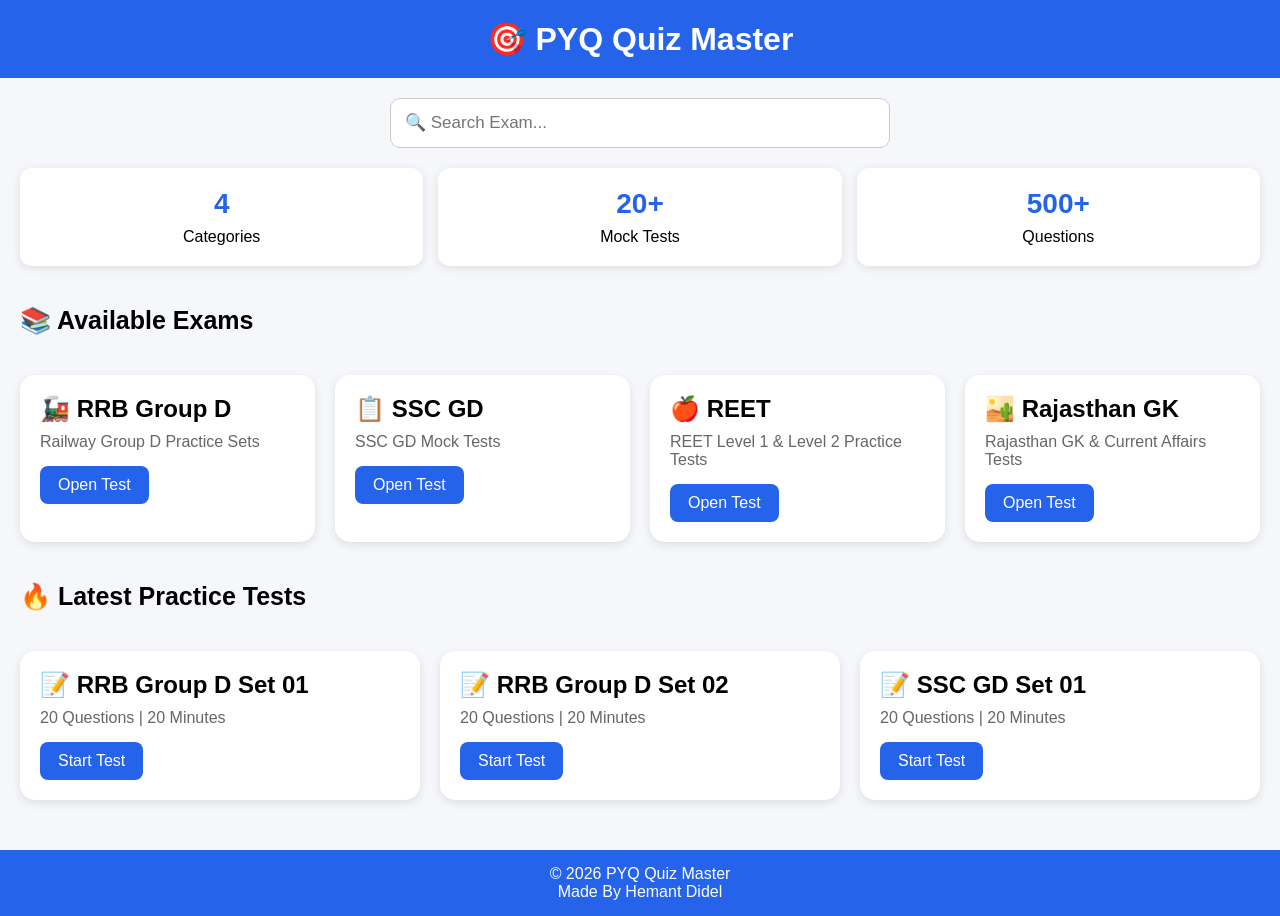
<file: index.html>
<!DOCTYPE html>
<html lang="hi">

<head>

<meta charset="UTF-8">

<meta name="viewport"
content="width=device-width, initial-scale=1.0">

<title>PYQ Quiz Master</title>

<style>

*{
margin:0;
padding:0;
box-sizing:border-box;
font-family:Arial,sans-serif;
}

body{

background:#f5f7fb;

}

header{

background:#2563eb;
color:white;
padding:20px;
text-align:center;
font-size:32px;
font-weight:bold;

}

.search{

padding:20px;
text-align:center;

}

.search input{

width:90%;
max-width:500px;
padding:14px;
font-size:17px;
border-radius:10px;
border:1px solid #ccc;
outline:none;

}

.stats{

display:grid;
grid-template-columns:repeat(auto-fit,minmax(180px,1fr));
gap:15px;
padding:0 20px 20px;

}

.stat{

background:white;
padding:20px;
border-radius:12px;
text-align:center;
box-shadow:0 2px 10px rgba(0,0,0,.1);

}

.stat h2{

color:#2563eb;
font-size:28px;
margin-bottom:8px;

}

.title{

padding:20px;
font-size:25px;
font-weight:bold;

}

.container{

display:grid;
grid-template-columns:repeat(auto-fit,minmax(250px,1fr));
gap:20px;
padding:20px;

}

.card{

background:white;
padding:20px;
border-radius:15px;
box-shadow:0 3px 10px rgba(0,0,0,.1);
transition:.3s;

}

.card:hover{

transform:translateY(-5px);

}

.card h2{

margin-bottom:10px;

}

.card p{

margin-bottom:15px;
color:#666;

}

.btn{

display:inline-block;
background:#2563eb;
color:white;
padding:10px 18px;
text-decoration:none;
border-radius:8px;

}

footer{

background:#2563eb;
color:white;
padding:15px;
text-align:center;
margin-top:30px;

}

</style>

</head>

<body>

<header>

🎯 PYQ Quiz Master

</header>

<div class="search">

<input
type="text"
id="searchBox"
placeholder="🔍 Search Exam..."
onkeyup="searchExam()">

</div>

<div class="stats">

<div class="stat">

<h2>4</h2>

<p>Categories</p>

</div>

<div class="stat">

<h2>20+</h2>

<p>Mock Tests</p>

</div>

<div class="stat">

<h2>500+</h2>

<p>Questions</p>

</div>

</div>

<div class="title">

📚 Available Exams

</div>

<div class="container">

<div class="card"

data-name="rrb railway group d">

<h2>🚂 RRB Group D</h2>

<p>

Railway Group D Practice Sets

</p>

<a class="btn"

href="rrb.html">

Open Test

</a>

</div>

<div class="card"

data-name="ssc gd">

<h2>📋 SSC GD</h2>

<p>

SSC GD Mock Tests

</p>

<a class="btn"

href="ssc.html">

Open Test

</a>

</div>
  
<div class="card"

data-name="reet">

<h2>🍎 REET</h2>

<p>

REET Level 1 & Level 2 Practice Tests

</p>

<a class="btn"

href="reet.html">

Open Test

</a>

</div>

<div class="card"

data-name="rajasthan gk">

<h2>🏜️ Rajasthan GK</h2>

<p>

Rajasthan GK & Current Affairs Tests

</p>

<a class="btn"

href="rajasthan.html">

Open Test

</a>

</div>

</div>

<div class="title">

🔥 Latest Practice Tests

</div>

<div class="container">

<div class="card">

<h2>📝 RRB Group D Set 01</h2>

<p>

20 Questions | 20 Minutes

</p>

<a class="btn"

href="quiz.html?test=rrb-groupd-01">

Start Test

</a>

</div>

<div class="card">

<h2>📝 RRB Group D Set 02</h2>

<p>

20 Questions | 20 Minutes

</p>

<a class="btn"

href="quiz.html?test=rrb-groupd-02">

Start Test

</a>

</div>

<div class="card">

<h2>📝 SSC GD Set 01</h2>

<p>

20 Questions | 20 Minutes

</p>

<a class="btn"

href="quiz.html?test=ssc-gd-01">

Start Test

</a>

</div>

</div>

<footer>

<p>

© 2026 PYQ Quiz Master

</p>

<p>

Made By Hemant Didel

</p>

</footer>
  
<script>

function searchExam(){

let input=document
.getElementById("searchBox")
.value
.toLowerCase();

let cards=document
.querySelectorAll(".card");

cards.forEach(function(card){

let text=card.innerText.toLowerCase();

if(text.indexOf(input)>-1){

card.style.display="block";

}else{

card.style.display="none";

}

});

}

// Enter key पर पहला visible test open होगा

document.getElementById("searchBox")
.addEventListener("keypress",function(e){

if(e.key==="Enter"){

let cards=document.querySelectorAll(".card");

for(let i=0;i<cards.length;i++){

if(cards[i].style.display!=="none"){

let link=cards[i].querySelector("a");

if(link){

window.location=link.href;

break;

}

}

}

}

});

</script>

</body>
</html>
</file>
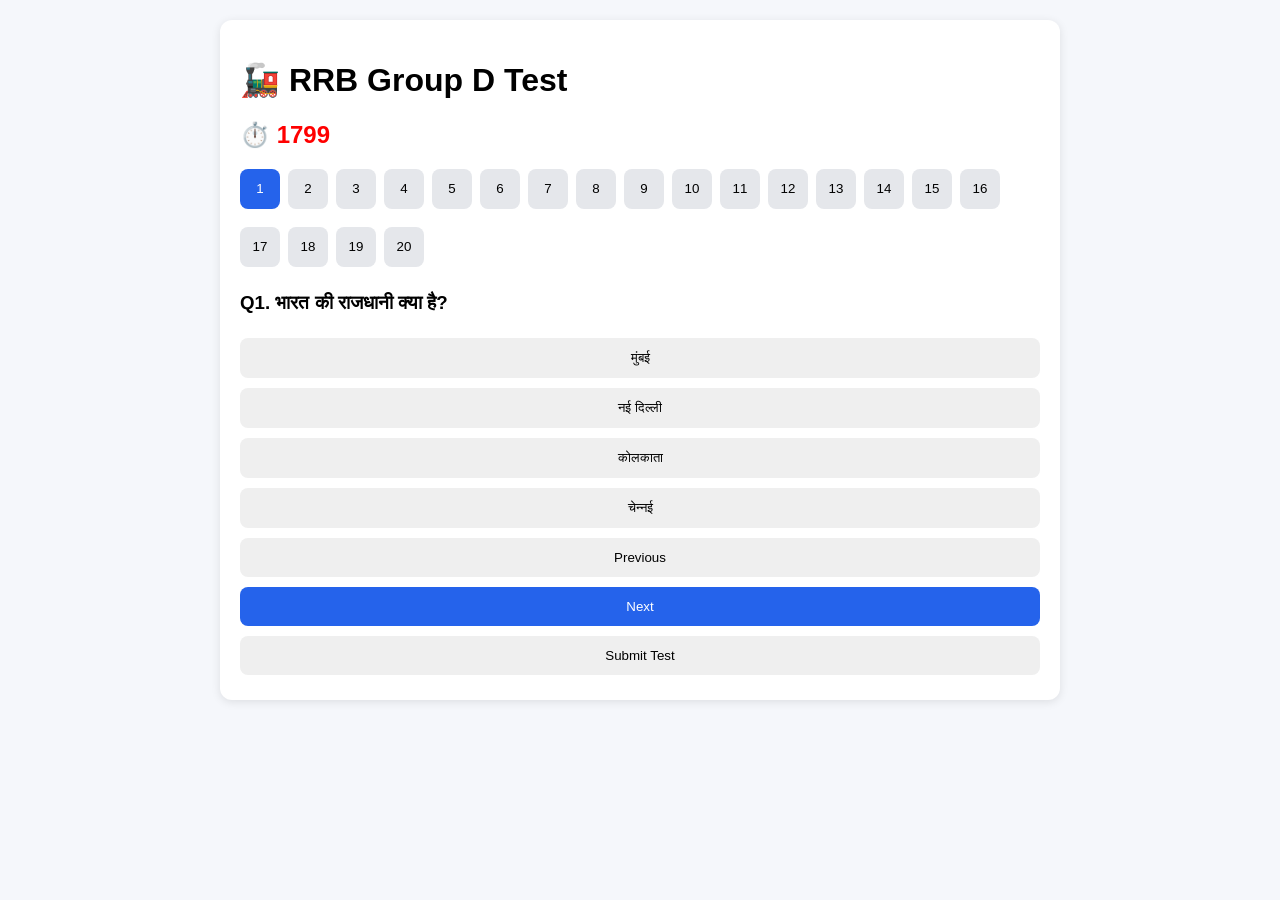
<file: quiz.html>
<!DOCTYPE html>
<html lang="hi">
<head>
<meta charset="UTF-8">
<meta name="viewport" content="width=device-width, initial-scale=1.0">
<title>Quiz</title>

<style>

body{
font-family:Arial,sans-serif;
background:#f5f7fb;
margin:0;
padding:20px;
}

.container{
max-width:800px;
margin:auto;
background:white;
padding:20px;
border-radius:12px;
box-shadow:0 2px 10px rgba(0,0,0,.1);
}

#timer{
font-size:24px;
font-weight:bold;
color:red;
margin-bottom:15px;
}

#palette{
display:flex;
flex-wrap:wrap;
gap:8px;
margin-bottom:20px;
}

.palette-btn{
width:40px;
height:40px;
border:none;
border-radius:8px;
cursor:pointer;
background:#e5e7eb;
}

.palette-active{
background:#2563eb;
color:white;
}

.palette-answered{
background:#22c55e;
color:white;
}

button{
width:100%;
padding:12px;
margin:5px 0;
cursor:pointer;
border:none;
border-radius:8px;
}

.selected{
background:#93c5fd;
}

.next{
background:#2563eb;
color:white;
}

</style>
</head>

<body>

<div class="container">

<h1>🚂 RRB Group D Test</h1>

<div id="timer">60</div>

<div id="palette"></div>

<h3 id="question">Loading...</h3>

<div id="options"></div>

<button onclick="prevQuestion()">Previous</button>

<button class="next" onclick="nextQuestion()">Next</button>

<button onclick="confirmSubmit()">Submit Test</button>

</div>

<script>

let questions=[];
let current=0;
let userAnswers=[];

const params = new URLSearchParams(window.location.search);
const test = params.get("test") || "rrb-groupd-01";

fetch(`data/${test}.json`)
.then(response=>response.json())
.then(data=>{
questions=data;
buildPalette();
loadQuestion();
});

function loadQuestion(){

document.getElementById("question").innerHTML=
`Q${current+1}. ${questions[current].question}`;

let html="";

questions[current].options.forEach((opt,index)=>{

html+=`
<button onclick="selectAnswer(${index})">
${opt}
</button>
`;

});

document.getElementById("options").innerHTML=html;

let buttons=document.querySelectorAll("#options button");

if(userAnswers[current]!==undefined){
buttons[userAnswers[current]]
.classList.add("selected");
}

buildPalette();
  
let nextBtn=document.querySelector(".next");

if(current===questions.length-1){
nextBtn.innerHTML="Finish Test";
}else{
nextBtn.innerHTML="Next";
}
}

function selectAnswer(index){

userAnswers[current]=index;

let buttons=document.querySelectorAll("#options button");

buttons.forEach(btn=>btn.classList.remove("selected"));

buttons[index].classList.add("selected");

buildPalette();
}

function buildPalette(){

let html="";

for(let i=0;i<questions.length;i++){

let cls="palette-btn";

if(userAnswers[i]!==undefined){
cls+=" palette-answered";
}

if(i===current){
cls+=" palette-active";
}

html+=`
<button class="${cls}"
onclick="goQuestion(${i})">
${i+1}
</button>
`;

}

document.getElementById("palette").innerHTML=html;
}

function goQuestion(index){

current=index;
loadQuestion();

}

function prevQuestion(){

if(current>0){
current--;
loadQuestion();
}

}

function nextQuestion(){

current++;

if(current>=questions.length){
finishQuiz();
return;
}

loadQuestion();
}

function confirmSubmit(){

let ok=confirm("क्या आप टेस्ट समाप्त करना चाहते हैं?");

if(ok){
finishQuiz();
}

}  
function finishQuiz(){

let score=0;
let attempted=0;

for(let i=0;i<questions.length;i++){

if(userAnswers[i]!==undefined){
attempted++;
}

if(userAnswers[i]===questions[i].answer){
score++;
}

}

let wrong=attempted-score;
let unattempted=questions.length-attempted;
let percentage=((score/questions.length)*100).toFixed(2);

localStorage.setItem("score",score);
localStorage.setItem("total",questions.length);
localStorage.setItem("wrong",wrong);
localStorage.setItem("unattempted",unattempted);
localStorage.setItem("percentage",percentage);

localStorage.setItem(
"userAnswers",
JSON.stringify(userAnswers)
);

localStorage.setItem(
"questions",
JSON.stringify(questions)
);

window.location="result.html";
}

let time=1800;

const timer=setInterval(()=>{

time--;

document.getElementById("timer").innerHTML=
"⏱️ "+time;

if(time<=0){

clearInterval(timer);

finishQuiz();

}

},1000);

</script>

</body>
</html>
</file>
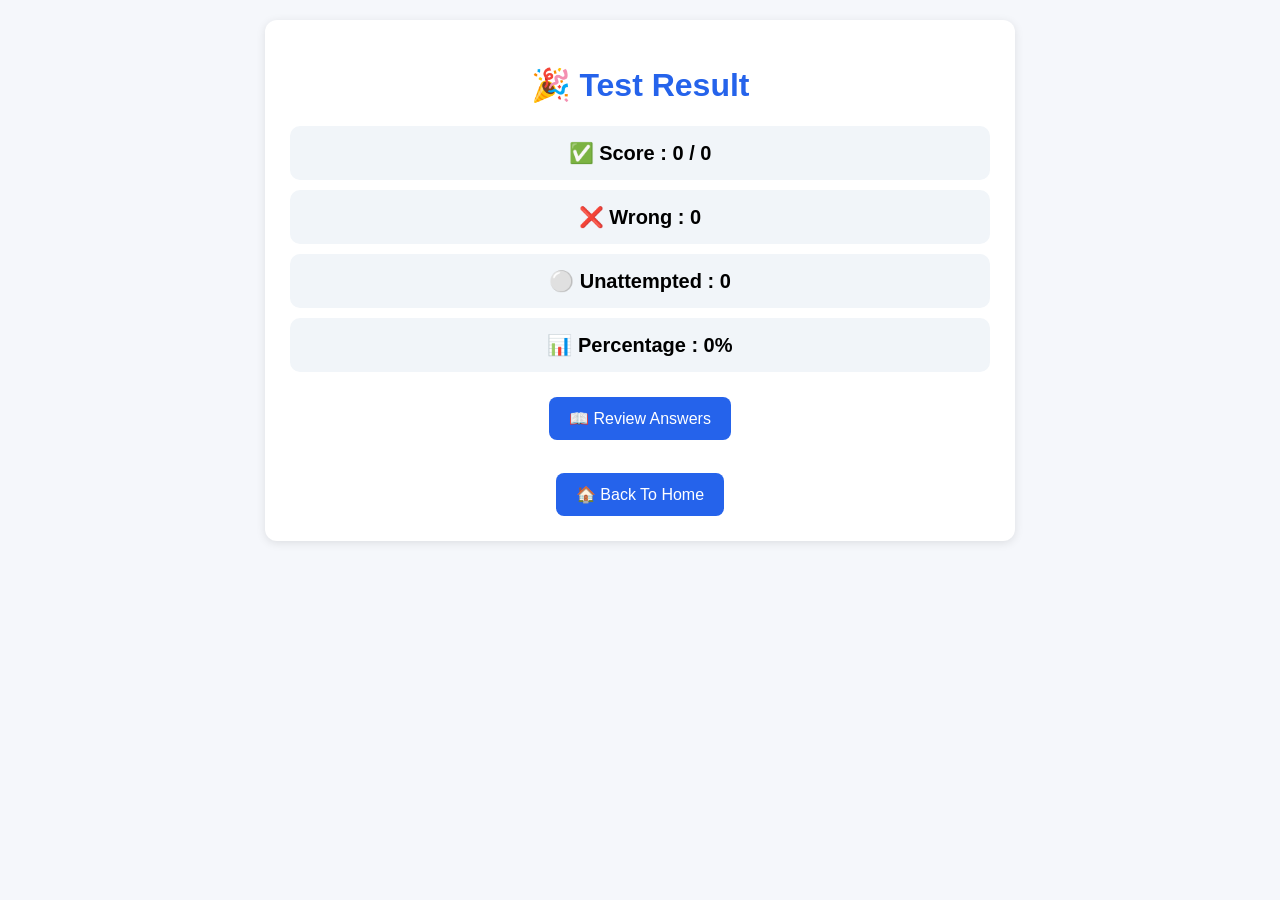
<file: result.html>
<!DOCTYPE html>
<html lang="hi">
<head>
<meta charset="UTF-8">
<meta name="viewport" content="width=device-width, initial-scale=1.0">
<title>Test Result</title>

<style>

body{
font-family:Arial,sans-serif;
background:#f5f7fb;
margin:0;
padding:20px;
}

.container{
max-width:700px;
margin:auto;
background:white;
padding:25px;
border-radius:12px;
box-shadow:0 2px 10px rgba(0,0,0,.1);
text-align:center;
}

h1{
color:#2563eb;
}

.card{
background:#f1f5f9;
padding:15px;
margin:10px 0;
border-radius:10px;
font-size:20px;
font-weight:bold;
}

.btn{
display:inline-block;
padding:12px 20px;
margin-top:15px;
background:#2563eb;
color:white;
text-decoration:none;
border-radius:8px;
}

</style>
</head>

<body>

<div class="container">

<h1>🎉 Test Result</h1>

<div class="card" id="score"></div>

<div class="card" id="wrong"></div>

<div class="card" id="unattempted"></div>

<div class="card" id="percentage"></div>

<a href="review.html" class="btn">
📖 Review Answers
</a>

<br><br>

<a href="index.html" class="btn">
🏠 Back To Home
</a>

</div>

<script>

let score=localStorage.getItem("score") || 0;
let total=localStorage.getItem("total") || 0;
let wrong=localStorage.getItem("wrong") || 0;
let unattempted=localStorage.getItem("unattempted") || 0;
let percentage=localStorage.getItem("percentage") || 0;

document.getElementById("score").innerHTML =
`✅ Score : ${score} / ${total}`;

document.getElementById("wrong").innerHTML =
`❌ Wrong : ${wrong}`;

document.getElementById("unattempted").innerHTML =
`⚪ Unattempted : ${unattempted}`;

document.getElementById("percentage").innerHTML =
`📊 Percentage : ${percentage}%`;

</script>

</body>
</html>
</file>
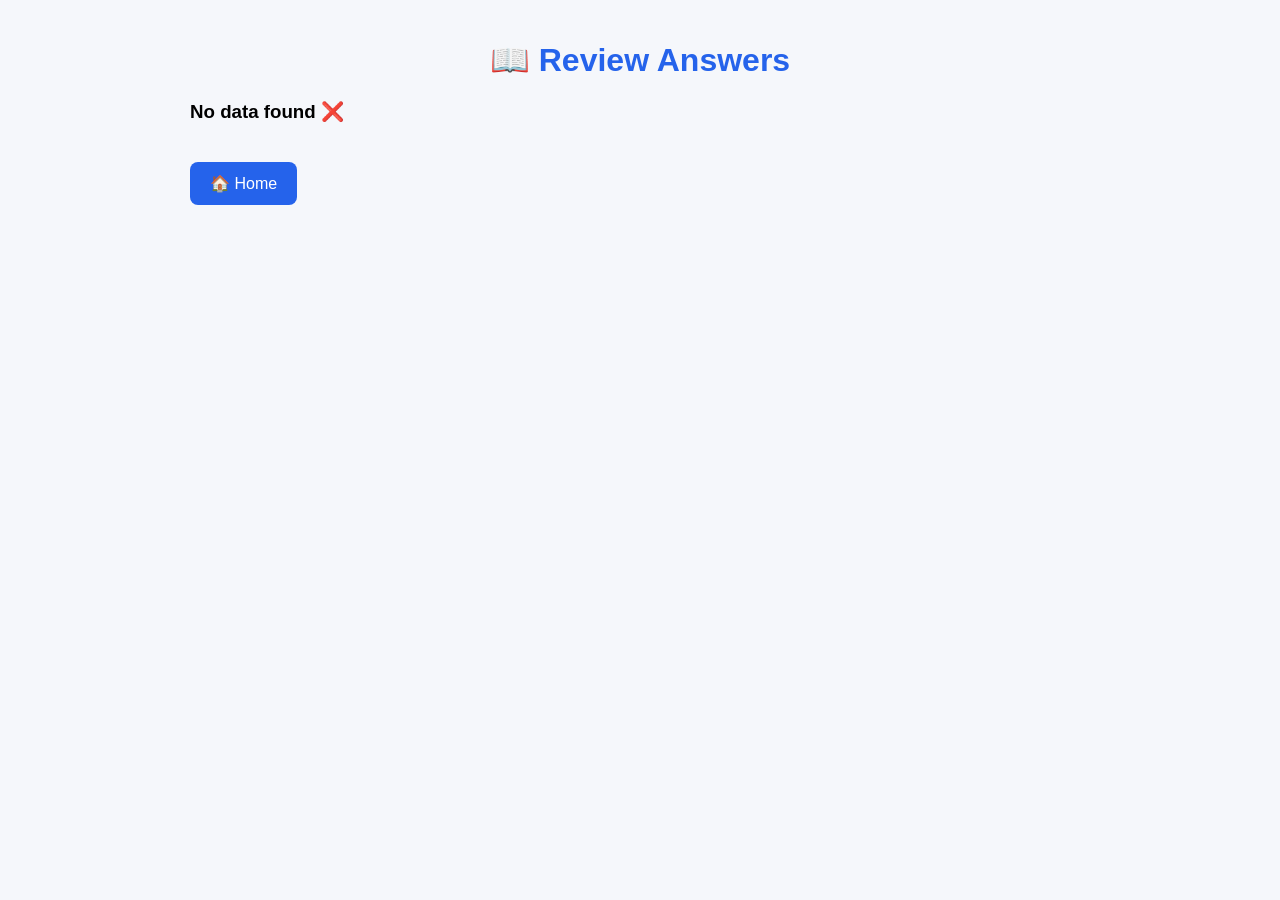
<file: review.html>
<!DOCTYPE html>
<html lang="hi">
<head>
<meta charset="UTF-8">
<meta name="viewport" content="width=device-width, initial-scale=1.0">
<title>Review Answers</title>

<style>

body{
font-family:Arial;
background:#f5f7fb;
margin:0;
padding:20px;
}

.container{
max-width:900px;
margin:auto;
}

h1{
text-align:center;
color:#2563eb;
}

.card{
background:white;
padding:15px;
margin-bottom:15px;
border-radius:10px;
box-shadow:0 2px 8px rgba(0,0,0,.1);
}

.correct{
color:green;
font-weight:bold;
}

.wrong{
color:red;
font-weight:bold;
}

.btn{
display:inline-block;
padding:12px 20px;
background:#2563eb;
color:white;
text-decoration:none;
border-radius:8px;
margin-top:20px;
}

</style>
</head>

<body>

<div class="container">

<h1>📖 Review Answers</h1>

<div id="review"></div>

<a class="btn" href="index.html">🏠 Home</a>

</div>

<script>

let questions = JSON.parse(localStorage.getItem("questions") || "[]");
let userAnswers = JSON.parse(localStorage.getItem("userAnswers") || "[]");

let html = "";

if(questions.length === 0){
document.getElementById("review").innerHTML =
"<h3>No data found ❌</h3>";
}else{

for(let i=0;i<questions.length;i++){

let q = questions[i];
let user = userAnswers[i];

let correct = user === q.answer;

html += `
<div class="card">

<h3>Q${i+1}. ${q.question}</h3>

<p><b>Your Answer:</b> 
${user !== undefined ? q.options[user] : "Not Attempted"}
</p>

<p><b>Correct Answer:</b> 
${q.options[q.answer]}
</p>

<p class="${correct ? "correct" : "wrong"}">
${correct ? "✅ Correct" : "❌ Wrong"}
</p>

</div>
`;
}

document.getElementById("review").innerHTML = html;

}

</script>

</body>
</html>
</file>
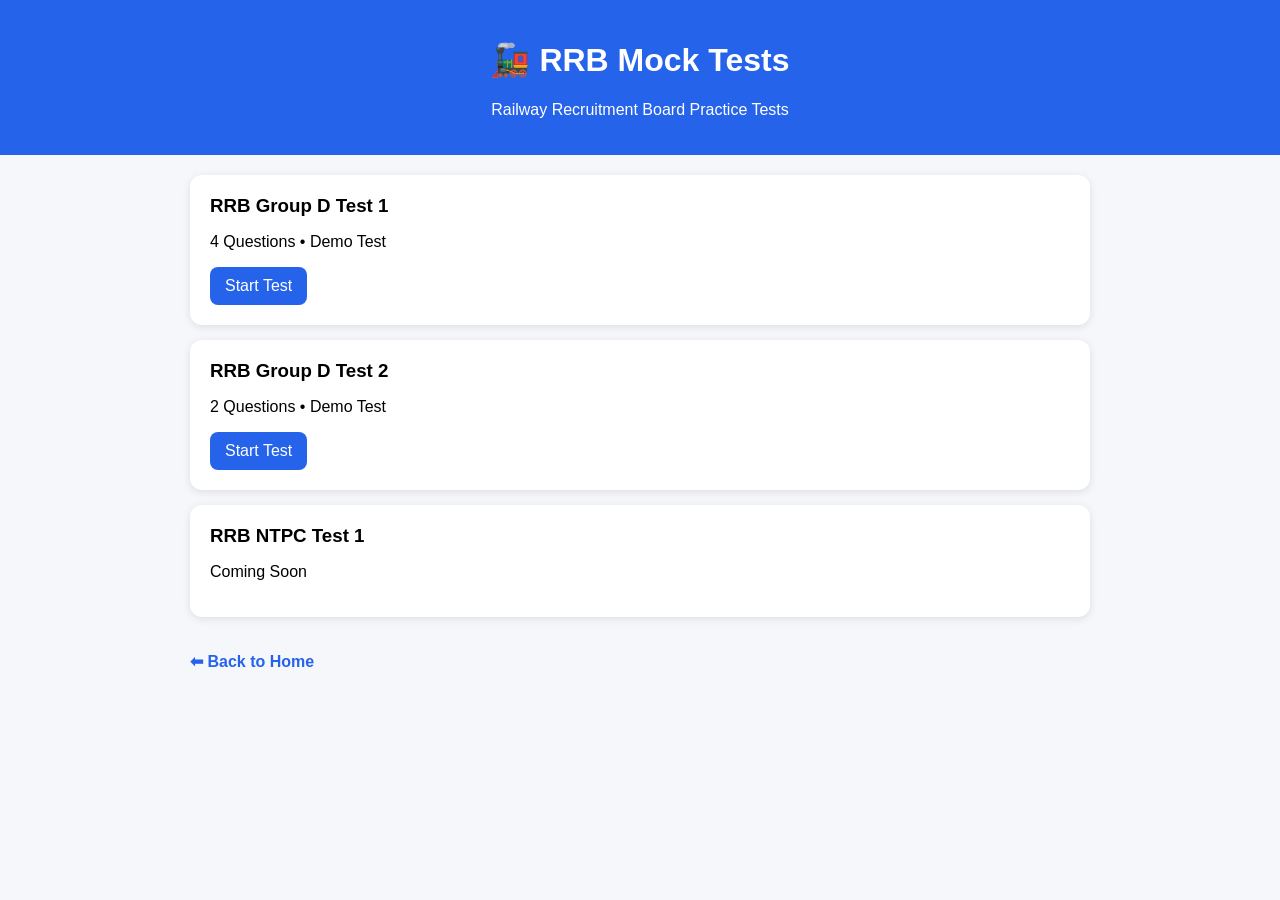
<file: rrb.html>
<!DOCTYPE html>
<html lang="hi">
<head>
<meta charset="UTF-8">
<meta name="viewport" content="width=device-width, initial-scale=1.0">
<title>RRB Tests - PYQ Quiz Master</title>

<style>
body{
    font-family:Arial,sans-serif;
    background:#f5f7fb;
    margin:0;
}

.header{
    background:#2563eb;
    color:white;
    text-align:center;
    padding:20px;
}

.container{
    max-width:900px;
    margin:auto;
    padding:20px;
}

.card{
    background:white;
    padding:20px;
    margin-bottom:15px;
    border-radius:12px;
    box-shadow:0 2px 8px rgba(0,0,0,.1);
}

.card h3{
    margin:0 0 10px;
}

.btn{
    background:#2563eb;
    color:white;
    text-decoration:none;
    padding:10px 15px;
    border-radius:8px;
    display:inline-block;
}

.back{
    display:inline-block;
    margin-top:20px;
    text-decoration:none;
    color:#2563eb;
    font-weight:bold;
}
</style>
</head>

<body>

<div class="header">
    <h1>🚂 RRB Mock Tests</h1>
    <p>Railway Recruitment Board Practice Tests</p>
</div>

<div class="container">

    <div class="card">
        <h3>RRB Group D Test 1</h3>
        <p>4 Questions • Demo Test</p>
        <a class="btn" href="quiz.html?test=rrb-groupd-01">Start Test</a>
    </div>

    <div class="card">
    <h3>RRB Group D Test 2</h3>
    <p>2 Questions • Demo Test</p>
    <a class="btn" href="quiz.html?test=rrb-groupd-02">Start Test</a>
</div>

    <div class="card">
        <h3>RRB NTPC Test 1</h3>
        <p>Coming Soon</p>
    </div>

    <a class="back" href="index.html">⬅ Back to Home</a>

</div>

</body>
</html>
</file>
